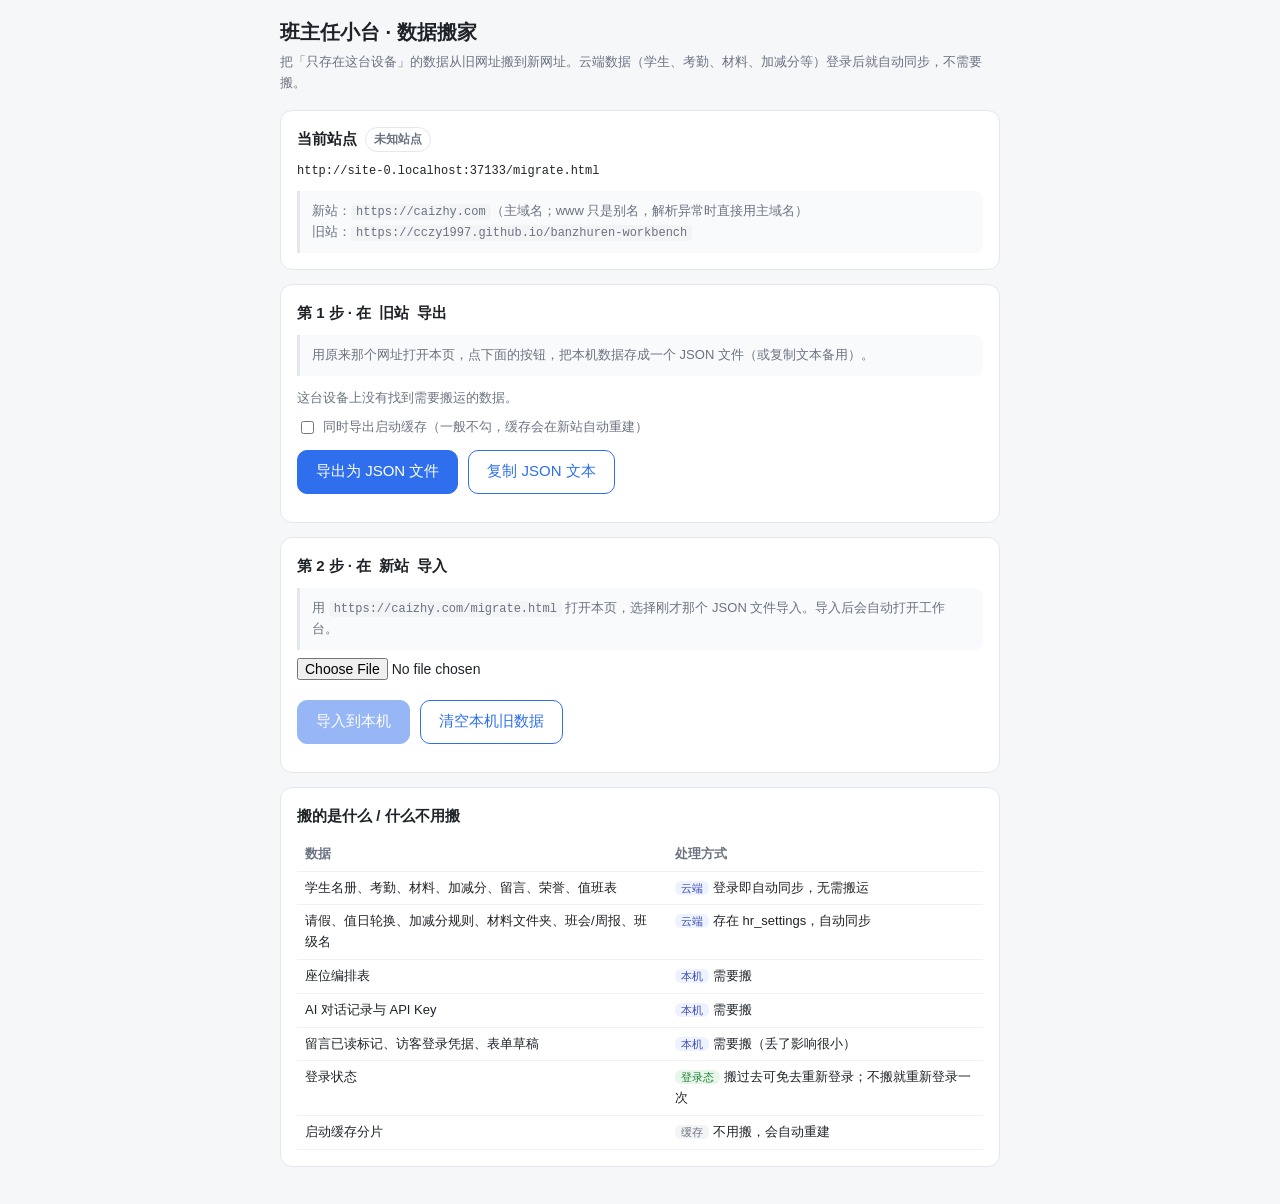
<file: migrate.html>
<!DOCTYPE html>
<html lang="zh-CN">
<head>
<meta charset="utf-8">
<meta name="viewport" content="width=device-width, initial-scale=1, viewport-fit=cover">
<title>班主任小台 · 数据搬家</title>
<!-- 本工具用于把「只存在浏览器本机」的数据从旧域名搬到新域名；云端数据（Supabase）登录即自动同步，不需要搬 -->
<style>
  :root{ --bd:#e5e7eb; --tx:#1f2328; --sub:#6b7280; --pri:#2f6fed; --ok:#1a7f37; --warn:#b45309; }
  *{ box-sizing:border-box; }
  body{ margin:0; padding:16px calc(16px + env(safe-area-inset-right)) calc(24px + env(safe-area-inset-bottom));
        font-family:-apple-system,BlinkMacSystemFont,"Segoe UI",Roboto,"PingFang SC","Microsoft YaHei",sans-serif;
        color:var(--tx); background:#f6f7f9; line-height:1.6; -webkit-text-size-adjust:100%; }
  .wrap{ max-width:720px; margin:0 auto; }
  h1{ font-size:20px; margin:0 0 4px; }
  .sub{ color:var(--sub); font-size:13px; margin-bottom:16px; }
  .card{ background:#fff; border:1px solid var(--bd); border-radius:12px; padding:16px; margin-bottom:14px; }
  .card h2{ font-size:15px; margin:0 0 10px; display:flex; align-items:center; gap:8px; }
  .badge{ font-size:12px; padding:2px 8px; border-radius:99px; border:1px solid var(--bd); color:var(--sub); }
  .badge.new{ background:#e8f5e9; border-color:#b7dfc0; color:var(--ok); }
  .badge.old{ background:#fff4e5; border-color:#f3d5a5; color:var(--warn); }
  .btn{ display:inline-flex; align-items:center; justify-content:center; min-height:44px; padding:0 18px;
        border-radius:10px; border:1px solid var(--pri); background:var(--pri); color:#fff; font-size:15px;
        cursor:pointer; text-decoration:none; }
  .btn.ghost{ background:#fff; color:var(--pri); }
  .btn:disabled{ opacity:.5; cursor:not-allowed; }
  .btn-row{ display:flex; gap:10px; flex-wrap:wrap; margin-top:12px; }
  table{ width:100%; border-collapse:collapse; font-size:13px; }
  td,th{ text-align:left; padding:6px 8px; border-bottom:1px solid #f0f1f3; vertical-align:top; }
  th{ color:var(--sub); font-weight:600; }
  .k{ font-family:ui-monospace,SFMono-Regular,Menlo,monospace; font-size:12px; word-break:break-all; }
  .tag{ font-size:11px; padding:1px 6px; border-radius:6px; background:#eef2ff; color:#3b4fb8; white-space:nowrap; }
  .tag.cache{ background:#f3f4f6; color:#6b7280; }
  .tag.auth{ background:#e8f5e9; color:var(--ok); }
  .note{ font-size:13px; color:var(--sub); background:#f9fafb; border-left:3px solid var(--bd); padding:10px 12px; border-radius:0 8px 8px 0; }
  .msg{ margin-top:12px; font-size:14px; }
  .msg.ok{ color:var(--ok); } .msg.err{ color:#c0392b; }
  input[type=file]{ font-size:14px; margin:8px 0; }
  .chk{ font-size:13px; color:var(--sub); display:flex; align-items:center; gap:6px; margin-top:8px; }
  code{ background:#f3f4f6; padding:1px 5px; border-radius:4px; font-size:12px; }
  .empty{ color:var(--sub); font-size:13px; }
</style>
</head>
<body>
<div class="wrap">
  <h1>班主任小台 · 数据搬家</h1>
  <div class="sub">把「只存在这台设备」的数据从旧网址搬到新网址。云端数据（学生、考勤、材料、加减分等）登录后就自动同步，不需要搬。</div>

  <div class="card">
    <h2>当前站点 <span id="who" class="badge">识别中…</span></h2>
    <div class="k" id="origin"></div>
    <div class="note" style="margin-top:10px">
      新站：<code>https://caizhy.com</code>（主域名；www 只是别名，解析异常时直接用主域名）<br>
      旧站：<code>https://cczy1997.github.io/banzhuren-workbench</code>
    </div>
  </div>

  <div class="card">
    <h2>第 1 步 · 在<b>旧站</b>导出</h2>
    <div class="note">用原来那个网址打开本页，点下面的按钮，把本机数据存成一个 JSON 文件（或复制文本备用）。</div>
    <div id="listWrap" style="margin-top:12px"></div>
    <label class="chk"><input type="checkbox" id="incCache"> 同时导出启动缓存（一般不勾，缓存会在新站自动重建）</label>
    <div class="btn-row">
      <button class="btn" id="btnExport">导出为 JSON 文件</button>
      <button class="btn ghost" id="btnCopy">复制 JSON 文本</button>
    </div>
    <div class="msg" id="expMsg"></div>
  </div>

  <div class="card">
    <h2>第 2 步 · 在<b>新站</b>导入</h2>
    <div class="note">用 <code>https://caizhy.com/migrate.html</code> 打开本页，选择刚才那个 JSON 文件导入。导入后会自动打开工作台。</div>
    <input type="file" id="file" accept="application/json,.json">
    <div class="btn-row">
      <button class="btn" id="btnImport" disabled>导入到本机</button>
      <button class="btn ghost" id="btnClear">清空本机旧数据</button>
    </div>
    <div class="msg" id="impMsg"></div>
  </div>

  <div class="card">
    <h2>搬的是什么 / 什么不用搬</h2>
    <table>
      <tr><th>数据</th><th>处理方式</th></tr>
      <tr><td>学生名册、考勤、材料、加减分、留言、荣誉、值班表</td><td><span class="tag">云端</span> 登录即自动同步，无需搬运</td></tr>
      <tr><td>请假、值日轮换、加减分规则、材料文件夹、班会/周报、班级名</td><td><span class="tag">云端</span> 存在 hr_settings，自动同步</td></tr>
      <tr><td>座位编排表</td><td><span class="tag">本机</span> 需要搬</td></tr>
      <tr><td>AI 对话记录与 API Key</td><td><span class="tag">本机</span> 需要搬</td></tr>
      <tr><td>留言已读标记、访客登录凭据、表单草稿</td><td><span class="tag">本机</span> 需要搬（丢了影响很小）</td></tr>
      <tr><td>登录状态</td><td><span class="tag auth">登录态</span> 搬过去可免去重新登录；不搬就重新登录一次</td></tr>
      <tr><td>启动缓存分片</td><td><span class="tag cache">缓存</span> 不用搬，会自动重建</td></tr>
    </table>
  </div>
</div>

<script>
(function(){
  var OLD = "cczy1997.github.io";
  var KEEP = ["wb_cls_", "bzr_", "sb-"];
  var origin = location.origin;
  document.getElementById("origin").textContent = location.href;

  var who = document.getElementById("who");
  if (origin.indexOf(OLD) >= 0) { who.textContent = "旧站 · 在这里导出"; who.className = "badge old"; }
  else if (origin.indexOf("caizhy.com") >= 0) { who.textContent = "新站 · 在这里导入"; who.className = "badge new"; }
  else { who.textContent = "未知站点"; who.className = "badge"; }

  function isCache(k){ return k.indexOf("wb_bootcache_") === 0; }
  function wanted(k){
    for (var i = 0; i < KEEP.length; i++) { if (k.indexOf(KEEP[i]) === 0) return true; }
    return false;
  }
  function kindOf(k){
    if (k.indexOf("sb-") === 0) return ["登录态", "auth"];
    if (isCache(k)) return ["缓存", "cache"];
    return ["本机数据", ""];
  }
  function collect(incCache){
    var out = {}, n = 0;
    for (var i = 0; i < localStorage.length; i++) {
      var k = localStorage.key(i);
      if (!wanted(k)) continue;
      if (isCache(k) && !incCache) continue;
      out[k] = localStorage.getItem(k);
      n++;
    }
    return out;
  }

  function renderList(){
    var inc = document.getElementById("incCache").checked;
    var data = collect(inc), keys = Object.keys(data).sort();
    var h = "";
    if (!keys.length) { h = '<div class="empty">这台设备上没有找到需要搬运的数据。</div>'; }
    else {
      h = '<table><tr><th>键</th><th>类型</th><th>大小</th></tr>';
      keys.forEach(function(k){
        var t = kindOf(k), sz = (data[k] || "").length;
        h += '<tr><td class="k">' + k.replace(/[<>&]/g, "") + '</td><td><span class="tag ' + t[1] + '">' + t[0] + '</span></td><td>' + sz + ' B</td></tr>';
      });
      h += "</table>";
    }
    document.getElementById("listWrap").innerHTML = h;
    return keys.length;
  }
  document.getElementById("incCache").addEventListener("change", renderList);
  renderList();

  function stamp(){
    var d = new Date(), p = function(x){ return (x < 10 ? "0" : "") + x; };
    return d.getFullYear() + p(d.getMonth() + 1) + p(d.getDate()) + "-" + p(d.getHours()) + p(d.getMinutes());
  }

  document.getElementById("btnExport").addEventListener("click", function(){
    var inc = document.getElementById("incCache").checked;
    var data = collect(inc), n = Object.keys(data).length;
    var msg = document.getElementById("expMsg");
    if (!n) { msg.className = "msg err"; msg.textContent = "没有可导出的数据。"; return; }
    var payload = { _app: "banzhuren-xiaotai", _from: origin, _at: new Date().toISOString(), data: data };
    var blob = new Blob([JSON.stringify(payload, null, 2)], { type: "application/json" });
    var a = document.createElement("a");
    a.href = URL.createObjectURL(blob);
    a.download = "xiaotai-migrate-" + stamp() + ".json";
    document.body.appendChild(a); a.click();
    setTimeout(function(){ URL.revokeObjectURL(a.href); a.remove(); }, 1000);
    msg.className = "msg ok";
    msg.textContent = "已导出 " + n + " 项，文件：xiaotai-migrate-" + stamp() + ".json（在「下载」里）";
  });

  document.getElementById("btnCopy").addEventListener("click", function(){
    var inc = document.getElementById("incCache").checked;
    var data = collect(inc), n = Object.keys(data).length;
    var msg = document.getElementById("expMsg");
    if (!n) { msg.className = "msg err"; msg.textContent = "没有可导出的数据。"; return; }
    var payload = { _app: "banzhuren-xiaotai", _from: origin, _at: new Date().toISOString(), data: data };
    var txt = JSON.stringify(payload);
    function fallback(){
      var ta = document.createElement("textarea");
      ta.value = txt; ta.style.position = "fixed"; ta.style.opacity = "0";
      document.body.appendChild(ta); ta.select();
      try { document.execCommand("copy"); msg.className = "msg ok"; msg.textContent = "已复制 " + n + " 项到剪贴板（粘贴到微信文件传输助手保存）。"; }
      catch (e) { msg.className = "msg err"; msg.textContent = "复制失败，请改用「导出为 JSON 文件」。"; }
      ta.remove();
    }
    if (navigator.clipboard && navigator.clipboard.writeText) {
      navigator.clipboard.writeText(txt).then(function(){
        msg.className = "msg ok"; msg.textContent = "已复制 " + n + " 项到剪贴板。";
      }, fallback);
    } else { fallback(); }
  });

  var picked = null;
  document.getElementById("file").addEventListener("change", function(e){
    var f = e.target.files && e.target.files[0];
    var msg = document.getElementById("impMsg");
    document.getElementById("btnImport").disabled = true;
    if (!f) return;
    var r = new FileReader();
    r.onload = function(){
      try {
        var p = JSON.parse(r.result);
        if (!p || !p.data) throw new Error("格式不对");
        picked = p;
        var ks = Object.keys(p.data);
        var dup = ks.filter(function(k){ return localStorage.getItem(k) !== null; });
        msg.className = "msg";
        msg.textContent = "读到 " + ks.length + " 项（来自 " + (p._from || "未知来源") + "）"
          + (dup.length ? "，其中 " + dup.length + " 项本机已有、将被覆盖" : "") + "。点「导入到本机」确认。";
        document.getElementById("btnImport").disabled = false;
      } catch (err) {
        picked = null; msg.className = "msg err"; msg.textContent = "这个文件读不出来，请确认选的是导出的 JSON。";
      }
    };
    r.readAsText(f);
  });

  document.getElementById("btnImport").addEventListener("click", function(){
    var msg = document.getElementById("impMsg");
    if (!picked) return;
    var n = 0, fail = 0;
    Object.keys(picked.data).forEach(function(k){
      try { localStorage.setItem(k, picked.data[k]); n++; } catch (e) { fail++; }
    });
    if (fail) { msg.className = "msg err"; msg.textContent = "导入 " + n + " 项，失败 " + fail + " 项（存储可能已满）。"; return; }
    msg.className = "msg ok";
    msg.textContent = "导入成功 " + n + " 项，正在打开工作台…";
    setTimeout(function(){ location.href = "./?fresh=1"; }, 900);
  });

  document.getElementById("btnClear").addEventListener("click", function(){
    var msg = document.getElementById("impMsg");
    var keys = [];
    for (var i = 0; i < localStorage.length; i++) { var k = localStorage.key(i); if (wanted(k)) keys.push(k); }
    if (!keys.length) { msg.className = "msg"; msg.textContent = "本机没有可清空的数据。"; return; }
    if (!confirm("确定清空本机这 " + keys.length + " 项本地数据吗？云端数据不受影响，但座位表、AI 设置等本机内容会丢失。")) return;
    keys.forEach(function(k){ localStorage.removeItem(k); });
    msg.className = "msg ok"; msg.textContent = "已清空 " + keys.length + " 项本机数据。";
    renderList();
  });
})();
</script>
</body>
</html>
</file>
